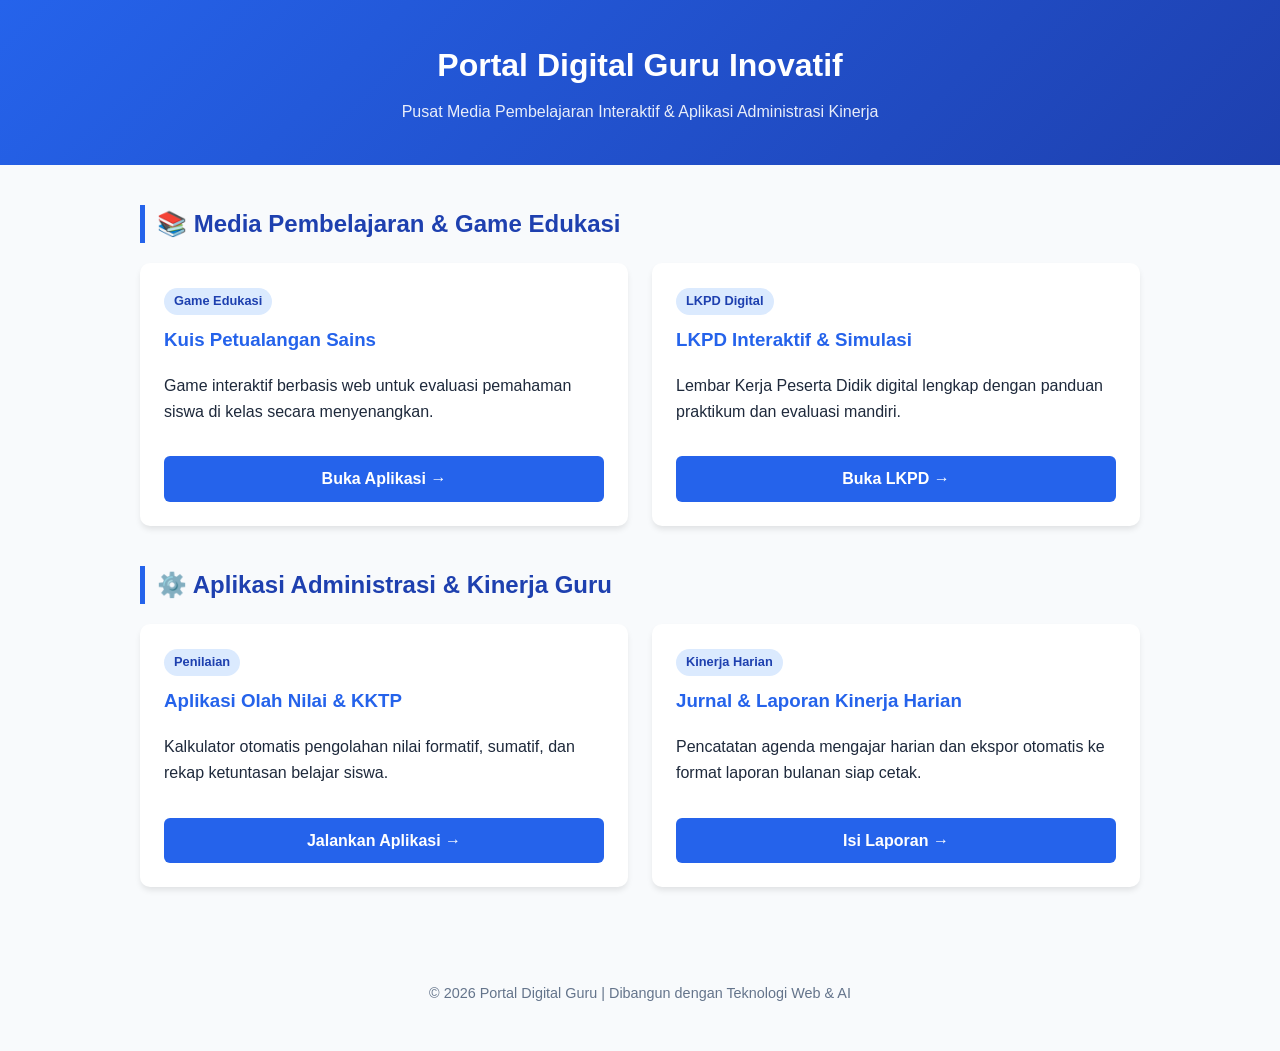
<file: index.html>
<!DOCTYPE html>
<html lang="id">
<head> <link rel="stylesheet" href="style.css">
    <meta charset="UTF-8">
    <meta name="viewport" content="width=device-width, initial-scale=1.0">
    <title>Portal Digital Guru - Media Pembelajaran & Administrasi</title>
    <style>
        :root {
            --primary: #2563eb;
            --secondary: #1e40af;
            --bg: #f8fafc;
            --card-bg: #ffffff;
            --text: #1e293b;
        }
        body {
            font-family: 'Segoe UI', Tahoma, Geneva, Verdana, sans-serif;
            background-color: var(--bg);
            color: var(--text);
            margin: 0;
            padding: 0;
            line-height: 1.6;
        }
        header {
            background: linear-gradient(135deg, var(--primary), var(--secondary));
            color: white;
            padding: 2.5rem 1rem;
            text-align: center;
        }
        header h1 { margin: 0; font-size: 2rem; }
        header p { margin: 0.5rem 0 0; opacity: 0.9; }
        
        .container {
            max-width: 1000px;
            margin: 2rem auto;
            padding: 0 1rem;
        }
        .section-title {
            border-left: 5px solid var(--primary);
            padding-left: 12px;
            margin-top: 2.5rem;
            color: var(--secondary);
        }
        .grid {
            display: grid;
            grid-template-columns: repeat(auto-fit, minmax(280px, 1fr));
            gap: 1.5rem;
            margin-top: 1rem;
        }
        .card {
            background: var(--card-bg);
            border-radius: 10px;
            padding: 1.5rem;
            box-shadow: 0 4px 6px -1px rgba(0,0,0,0.1);
            transition: transform 0.2s;
            display: flex;
            flex-direction: column;
            justify-content: space-between;
        }
        .card:hover { transform: translateY(-5px); }
        .card h3 { margin-top: 0; color: var(--primary); }
        .badge {
            display: inline-block;
            background: #dbeafe;
            color: var(--secondary);
            padding: 3px 10px;
            border-radius: 20px;
            font-size: 0.8rem;
            font-weight: bold;
            margin-bottom: 10px;
            width: fit-content;
        }
        .btn {
            display: inline-block;
            background: var(--primary);
            color: white;
            text-decoration: none;
            padding: 10px 15px;
            border-radius: 6px;
            text-align: center;
            font-weight: bold;
            margin-top: 1rem;
        }
        .btn:hover { background: var(--secondary); }
        footer {
            text-align: center;
            padding: 2rem;
            margin-top: 3rem;
            color: #64748b;
            font-size: 0.9rem;
        }
    </style>
</head>
<body>

<header>
    <h1>Portal Digital Guru Inovatif</h1>
    <p>Pusat Media Pembelajaran Interaktif & Aplikasi Administrasi Kinerja</p>
</header>

<div class="container">
    <!-- Bagian 1: Media Pembelajaran -->
    <h2 class="section-title">📚 Media Pembelajaran & Game Edukasi</h2>
    <div class="grid">
        <div class="card">
            <div>
                <span class="badge">Game Edukasi</span>
                <h3>Kuis Petualangan Sains</h3>
                <p>Game interaktif berbasis web untuk evaluasi pemahaman siswa di kelas secara menyenangkan.</p>
            </div>
            <a href="pembelajaran/petualangan_sistem_pencernaan_game_edukasi_ipa.html" class="btn">Buka Aplikasi →</a>
        </div>

        <div class="card">
            <div>
                <span class="badge">LKPD Digital</span>
                <h3>LKPD Interaktif & Simulasi</h3>
                <p>Lembar Kerja Peserta Didik digital lengkap dengan panduan praktikum dan evaluasi mandiri.</p>
            </div>
            <a href="pembelajaran/lkpd-digital.html" class="btn">Buka LKPD →</a>
        </div>
    </div>

    <!-- Bagian 2: Aplikasi Administrasi Guru -->
    <h2 class="section-title">⚙️ Aplikasi Administrasi & Kinerja Guru</h2>
    <div class="grid">
        <div class="card">
            <div>
                <span class="badge">Penilaian</span>
                <h3>Aplikasi Olah Nilai & KKTP</h3>
                <p>Kalkulator otomatis pengolahan nilai formatif, sumatif, dan rekap ketuntasan belajar siswa.</p>
            </div>
            <a href="administrasi/olah-nilai.html" class="btn">Jalankan Aplikasi →</a>
        </div>

        <div class="card">
            <div>
                <span class="badge">Kinerja Harian</span>
                <h3>Jurnal & Laporan Kinerja Harian</h3>
                <p>Pencatatan agenda mengajar harian dan ekspor otomatis ke format laporan bulanan siap cetak.</p>
            </div>
            <a href="administrasi/laporan-kinerja.html" class="btn">Isi Laporan →</a>
        </div>
    </div>
</div>

<footer>
    <p>© 2026 Portal Digital Guru | Dibangun dengan Teknologi Web & AI</p>
</footer>

</body>
</html>
</file>
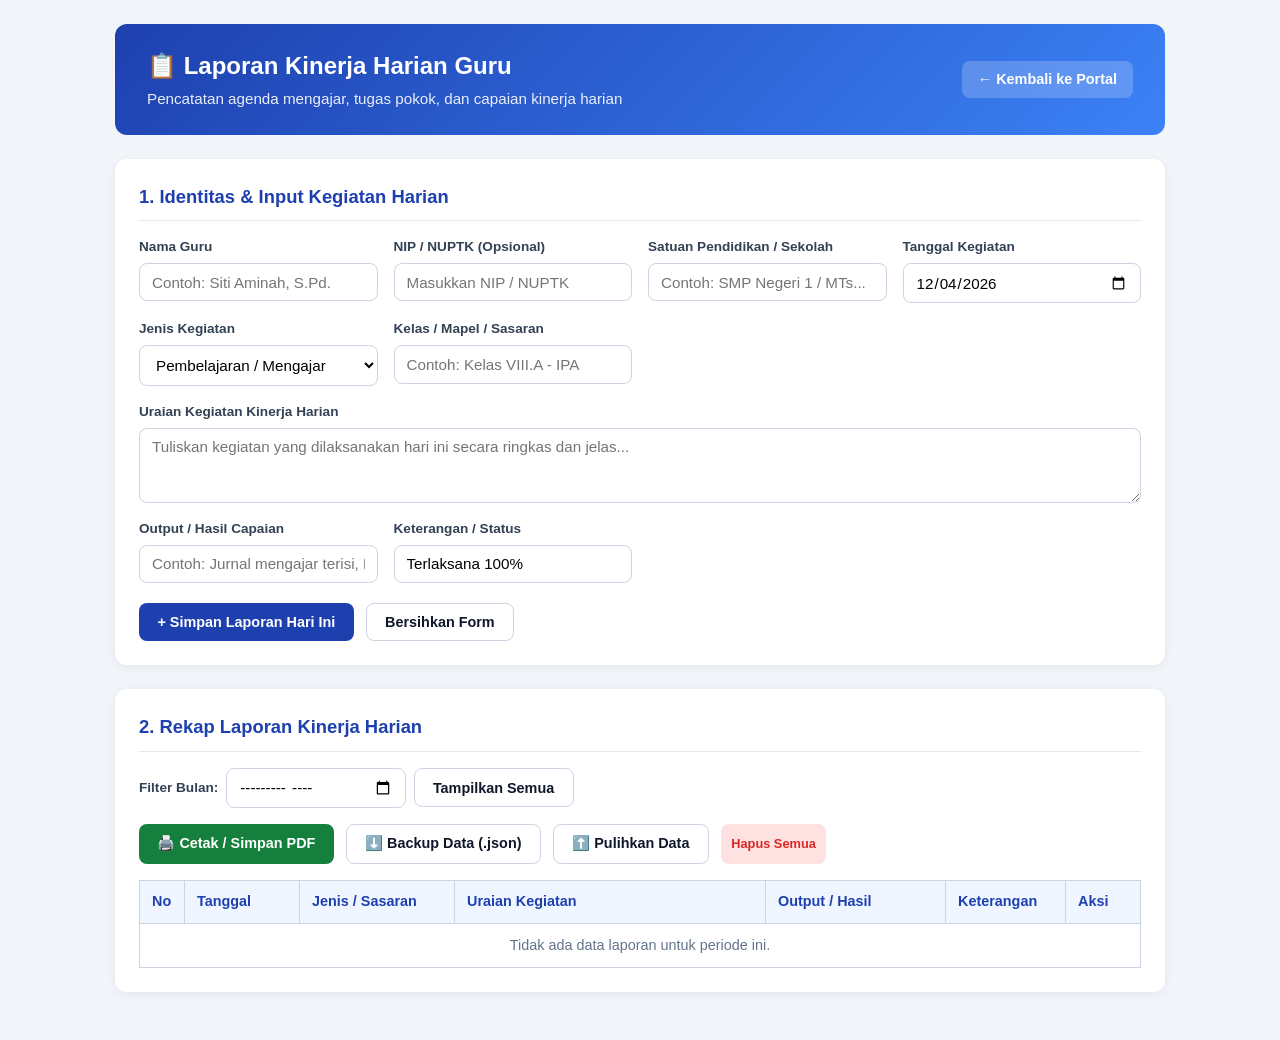
<file: administrasi/laporan-kinerja.html.html>
<!DOCTYPE html>
<html lang="id">
<head>
    <meta charset="UTF-8">
    <meta name="viewport" content="width=device-width, initial-scale=1.0">
    <title>Aplikasi Laporan Kinerja Harian Guru</title>
    <style>
        :root {
            --primary: #1e40af;
            --primary-light: #3b82f6;
            --bg: #f1f5f9;
            --card: #ffffff;
            --text: #0f172a;
            --muted: #64748b;
            --border: #cbd5e1;
            --danger: #dc2626;
            --success: #15803d;
        }
        * { box-sizing: border-box; }
        body {
            font-family: 'Segoe UI', Tahoma, Geneva, Verdana, sans-serif;
            background: var(--bg);
            color: var(--text);
            margin: 0;
            padding: 1.5rem;
            line-height: 1.5;
        }
        .container {
            max-width: 1050px;
            margin: 0 auto;
        }
        .header-card {
            background: linear-gradient(135deg, var(--primary), var(--primary-light));
            color: white;
            padding: 1.5rem 2rem;
            border-radius: 12px;
            margin-bottom: 1.5rem;
            display: flex;
            flex-wrap: wrap;
            justify-content: space-between;
            align-items: center;
            gap: 1rem;
        }
        .header-card h1 { margin: 0; font-size: 1.5rem; }
        .header-card p { margin: 0.25rem 0 0; opacity: 0.9; font-size: 0.95rem; }
        .back-link {
            color: white;
            text-decoration: none;
            background: rgba(255,255,255,0.2);
            padding: 0.5rem 1rem;
            border-radius: 8px;
            font-size: 0.9rem;
            font-weight: 600;
        }
        .back-link:hover { background: rgba(255,255,255,0.3); }

        .card {
            background: var(--card);
            border-radius: 12px;
            padding: 1.5rem;
            box-shadow: 0 2px 8px rgba(0,0,0,0.06);
            margin-bottom: 1.5rem;
        }
        .card h2 {
            margin-top: 0;
            font-size: 1.15rem;
            color: var(--primary);
            border-bottom: 1px solid #e2e8f0;
            padding-bottom: 0.6rem;
            margin-bottom: 1rem;
        }
        .form-grid {
            display: grid;
            grid-template-columns: repeat(auto-fit, minmax(220px, 1fr));
            gap: 1rem;
        }
        .form-group { display: flex; flex-direction: column; }
        .form-group.full { grid-column: 1 / -1; }
        label {
            font-size: 0.85rem;
            font-weight: 600;
            margin-bottom: 0.35rem;
            color: #334155;
        }
        input, select, textarea {
            padding: 0.6rem 0.75rem;
            border: 1px solid var(--border);
            border-radius: 8px;
            font-family: inherit;
            font-size: 0.95rem;
            background: #fff;
        }
        input:focus, select:focus, textarea:focus {
            outline: none;
            border-color: var(--primary-light);
            box-shadow: 0 0 0 3px rgba(59,130,246,0.15);
        }
        textarea { min-height: 75px; resize: vertical; }

        .actions {
            display: flex;
            flex-wrap: wrap;
            gap: 0.75rem;
            margin-top: 1.25rem;
        }
        button {
            border: none;
            padding: 0.65rem 1.15rem;
            border-radius: 8px;
            font-weight: 600;
            font-size: 0.9rem;
            cursor: pointer;
            transition: opacity 0.15s, transform 0.1s;
        }
        button:hover { opacity: 0.92; }
        button:active { transform: scale(0.99); }
        .btn-primary { background: var(--primary); color: white; }
        .btn-success { background: var(--success); color: white; }
        .btn-outline {
            background: white;
            color: var(--text);
            border: 1px solid var(--border);
        }
        .btn-danger {
            background: #fee2e2;
            color: var(--danger);
            padding: 0.35rem 0.65rem;
            font-size: 0.8rem;
        }

        .toolbar {
            display: flex;
            flex-wrap: wrap;
            justify-content: space-between;
            align-items: center;
            gap: 1rem;
            margin-bottom: 1rem;
        }
        .table-wrap { overflow-x: auto; }
        table {
            width: 100%;
            border-collapse: collapse;
            font-size: 0.9rem;
        }
        th, td {
            border: 1px solid #cbd5e1;
            padding: 0.65rem 0.75rem;
            text-align: left;
            vertical-align: top;
        }
        th {
            background: #eff6ff;
            color: var(--primary);
            font-weight: 700;
        }
        tbody tr:nth-child(even) { background: #f8fafc; }

        .ttd-section {
            display: none;
            margin-top: 2.5rem;
            justify-content: space-between;
            gap: 2rem;
            font-size: 0.9rem;
        }
        .ttd-box { width: 45%; text-align: center; }
        .ttd-space { height: 65px; }

        @media print {
            body { background: white; padding: 0; font-size: 11pt; }
            .back-link, .form-card, .toolbar .no-print, .col-aksi { display: none !important; }
            .header-card { background: white; color: black; padding: 0 0 0.75rem 0; border-bottom: 2px solid #000; border-radius: 0; }
            .card { box-shadow: none; padding: 0.5rem 0; margin-bottom: 0.5rem; }
            .card h2 { color: black; border-bottom: 1px solid #000; }
            th { background: #e2e8f0 !important; color: black !important; -webkit-print-color-adjust: exact; print-color-adjust: exact; }
            .ttd-section { display: flex; }
        }
    </style>
</head>
<body>
<div class="container">
    <div class="header-card">
        <div>
            <h1>📋 Laporan Kinerja Harian Guru</h1>
            <p>Pencatatan agenda mengajar, tugas pokok, dan capaian kinerja harian</p>
        </div>
        <a href="../index.html" class="back-link">← Kembali ke Portal</a>
    </div>

    <!-- Form Identitas & Input Kinerja -->
    <div class="card form-card">
        <h2>1. Identitas & Input Kegiatan Harian</h2>
        <form id="kinerjaForm">
            <div class="form-grid">
                <div class="form-group">
                    <label for="namaGuru">Nama Guru</label>
                    <input type="text" id="namaGuru" placeholder="Contoh: Siti Aminah, S.Pd." required>
                </div>
                <div class="form-group">
                    <label for="nipGuru">NIP / NUPTK (Opsional)</label>
                    <input type="text" id="nipGuru" placeholder="Masukkan NIP / NUPTK">
                </div>
                <div class="form-group">
                    <label for="unitKerja">Satuan Pendidikan / Sekolah</label>
                    <input type="text" id="unitKerja" placeholder="Contoh: SMP Negeri 1 / MTs...">
                </div>
                <div class="form-group">
                    <label for="tanggal">Tanggal Kegiatan</label>
                    <input type="date" id="tanggal" required>
                </div>
                <div class="form-group">
                    <label for="kategori">Jenis Kegiatan</label>
                    <select id="kategori">
                        <option value="Pembelajaran / Mengajar">Pembelajaran / Mengajar</option>
                        <option value="Perangkat & Asesmen">Perangkat & Asesmen</option>
                        <option value="Bimbingan / Wali Kelas">Bimbingan / Wali Kelas</option>
                        <option value="Tugas Tambahan / Kepanitiaan">Tugas Tambahan / Kepanitiaan</option>
                        <option value="Pengembangan Diri">Pengembangan Diri</option>
                    </select>
                </div>
                <div class="form-group">
                    <label for="kelasMapel">Kelas / Mapel / Sasaran</label>
                    <input type="text" id="kelasMapel" placeholder="Contoh: Kelas VIII.A - IPA">
                </div>
                <div class="form-group full">
                    <label for="uraian">Uraian Kegiatan Kinerja Harian</label>
                    <textarea id="uraian" placeholder="Tuliskan kegiatan yang dilaksanakan hari ini secara ringkas dan jelas..." required></textarea>
                </div>
                <div class="form-group">
                    <label for="hasil">Output / Hasil Capaian</label>
                    <input type="text" id="hasil" placeholder="Contoh: Jurnal mengajar terisi, LKPD selesai dikerjakan">
                </div>
                <div class="form-group">
                    <label for="keterangan">Keterangan / Status</label>
                    <input type="text" id="keterangan" value="Terlaksana 100%">
                </div>
            </div>

            <div class="actions">
                <button type="submit" class="btn-primary">+ Simpan Laporan Hari Ini</button>
                <button type="button" id="btnResetForm" class="btn-outline">Bersihkan Form</button>
            </div>
        </form>
    </div>

    <!-- Tabel Rekap Laporan -->
    <div class="card">
        <h2>2. Rekap Laporan Kinerja Harian</h2>
        <div class="toolbar">
            <div style="display:flex; align-items:center; gap:0.5rem; flex-wrap:wrap;">
                <label for="filterBulan" style="margin:0;">Filter Bulan:</label>
                <input type="month" id="filterBulan">
                <button type="button" id="btnSemuaBulan" class="btn-outline no-print">Tampilkan Semua</button>
            </div>
            <div class="actions no-print" style="margin-top:0;">
                <button type="button" onclick="window.print()" class="btn-success">🖨️ Cetak / Simpan PDF</button>
                <button type="button" id="btnExport" class="btn-outline">⬇️ Backup Data (.json)</button>
                <button type="button" id="btnImportTrigger" class="btn-outline">⬆️ Pulihkan Data</button>
                <input type="file" id="importFile" accept=".json" style="display:none;">
                <button type="button" id="btnHapusSemua" class="btn-danger">Hapus Semua</button>
            </div>
        </div>

        <div class="table-wrap">
            <table>
                <thead>
                    <tr>
                        <th style="width:45px;">No</th>
                        <th style="width:115px;">Tanggal</th>
                        <th style="width:155px;">Jenis / Sasaran</th>
                        <th>Uraian Kegiatan</th>
                        <th style="width:180px;">Output / Hasil</th>
                        <th style="width:120px;">Keterangan</th>
                        <th class="col-aksi" style="width:75px;">Aksi</th>
                    </tr>
                </thead>
                <tbody id="tabelBody">
                    <tr>
                        <td colspan="7" style="text-align:center; color:#64748b;">Belum ada data laporan kinerja. Silakan isi form di atas.</td>
                    </tr>
                </tbody>
            </table>
        </div>

        <div class="ttd-section">
            <div class="ttd-box">
                <p>Mengetahui,<br>Kepala Madrasah / Sekolah</p>
                <div class="ttd-space"></div>
                <p><strong id="ttdKepsek">(........................................)</strong><br>NIP. .................................</p>
            </div>
            <div class="ttd-box">
                <p>Guru Mata Pelajaran</p>
                <div class="ttd-space"></div>
                <p><strong id="ttdGuru">........................................</strong><br><span id="ttdNip">NIP. .................................</span></p>
            </div>
        </div>
    </div>
</div>

<script>
    const STORAGE_KEY = 'lkh_guru_data_v1';
    const PROFIL_KEY = 'lkh_guru_profil_v1';

    const form = document.getElementById('kinerjaForm');
    const tabelBody = document.getElementById('tabelBody');
    const filterBulan = document.getElementById('filterBulan');
    const tanggalInput = document.getElementById('tanggal');

    tanggalInput.valueAsDate = new Date();

    function ambilData() {
        try {
            return JSON.parse(localStorage.getItem(STORAGE_KEY)) || [];
        } catch {
            return [];
        }
    }

    function simpanData(data) {
        localStorage.setItem(STORAGE_KEY, JSON.stringify(data));
    }

    function muatProfil() {
        try {
            const profil = JSON.parse(localStorage.getItem(PROFIL_KEY));
            if (profil) {
                if (profil.namaGuru) document.getElementById('namaGuru').value = profil.namaGuru;
                if (profil.nipGuru) document.getElementById('nipGuru').value = profil.nipGuru;
                if (profil.unitKerja) document.getElementById('unitKerja').value = profil.unitKerja;
            }
        } catch {}
    }

    function simpanProfil() {
        const profil = {
            namaGuru: document.getElementById('namaGuru').value.trim(),
            nipGuru: document.getElementById('nipGuru').value.trim(),
            unitKerja: document.getElementById('unitKerja').value.trim()
        };
        localStorage.setItem(PROFIL_KEY, JSON.stringify(profil));
        perbaruiTtd(profil);
    }

    function perbaruiTtd(profil = {}) {
        const nama = profil.namaGuru || document.getElementById('namaGuru').value.trim();
        const nip = profil.nipGuru || document.getElementById('nipGuru').value.trim();
        document.getElementById('ttdGuru').textContent = nama || '........................................';
        document.getElementById('ttdNip').textContent = nip ? `NIP. ${nip}` : 'NIP. .................................';
    }

    function formatTanggalIndo(tglStr) {
        if (!tglStr) return '-';
        const [y, m, d] = tglStr.split('-');
        const bulan = ['Jan', 'Feb', 'Mar', 'Apr', 'Mei', 'Jun', 'Jul', 'Agt', 'Sep', 'Okt', 'Nov', 'Des'];
        return `${parseInt(d, 10)} ${bulan[parseInt(m, 10) - 1] || m} ${y}`;
    }

    function renderTabel() {
        const semua = ambilData().sort((a, b) => a.tanggal.localeCompare(b.tanggal));
        const bulanDipilih = filterBulan.value;
        const dataTampil = bulanDipilih
            ? semua.filter(item => item.tanggal.startsWith(bulanDipilih))
            : semua;

        perbaruiTtd();

        if (dataTampil.length === 0) {
            tabelBody.innerHTML = `<tr><td colspan="7" style="text-align:center; color:#64748b;">Tidak ada data laporan untuk periode ini.</td></tr>`;
            return;
        }

        tabelBody.innerHTML = dataTampil.map((item, idx) => `
            <tr>
                <td>${idx + 1}</td>
                <td>${formatTanggalIndo(item.tanggal)}</td>
                <td><strong>${escapeHtml(item.kategori)}</strong><br><small style="color:#475569;">${escapeHtml(item.kelasMapel || '-')}</small></td>
                <td>${escapeHtml(item.uraian)}</td>
                <td>${escapeHtml(item.hasil || '-')}</td>
                <td>${escapeHtml(item.keterangan || '-')}</td>
                <td class="col-aksi"><button type="button" class="btn-danger" onclick="hapusItem('${item.id}')">Hapus</button></td>
            </tr>
        `).join('');
    }

    function escapeHtml(text) {
        const div = document.createElement('div');
        div.textContent = text;
        return div.innerHTML;
    }

    window.hapusItem = function(id) {
        if (!confirm('Hapus catatan kinerja ini?')) return;
        const baru = ambilData().filter(item => item.id !== id);
        simpanData(baru);
        renderTabel();
    };

    form.addEventListener('submit', function(e) {
        e.preventDefault();
        simpanProfil();

        const itemBaru = {
            id: Date.now().toString(),
            tanggal: document.getElementById('tanggal').value,
            kategori: document.getElementById('kategori').value,
            kelasMapel: document.getElementById('kelasMapel').value.trim(),
            uraian: document.getElementById('uraian').value.trim(),
            hasil: document.getElementById('hasil').value.trim(),
            keterangan: document.getElementById('keterangan').value.trim()
        };

        const data = ambilData();
        data.push(itemBaru);
        simpanData(data);

        document.getElementById('uraian').value = '';
        document.getElementById('hasil').value = '';
        renderTabel();
    });

    document.getElementById('btnResetForm').addEventListener('click', () => {
        document.getElementById('uraian').value = '';
        document.getElementById('hasil').value = '';
        document.getElementById('kelasMapel').value = '';
    });

    filterBulan.addEventListener('change', renderTabel);

    document.getElementById('btnSemuaBulan').addEventListener('click', () => {
        filterBulan.value = '';
        renderTabel();
    });

    document.getElementById('btnHapusSemua').addEventListener('click', () => {
        if (!confirm('Yakin ingin menghapus seluruh data laporan kinerja?')) return;
        localStorage.removeItem(STORAGE_KEY);
        renderTabel();
    });

    document.getElementById('btnExport').addEventListener('click', () => {
        const payload = {
            profil: JSON.parse(localStorage.getItem(PROFIL_KEY) || '{}'),
            laporan: ambilData()
        };
        const blob = new Blob([JSON.stringify(payload, null, 2)], { type: 'application/json' });
        const url = URL.createObjectURL(blob);
        const a = document.createElement('a');
        a.href = url;
        a.download = `backup-kinerja-guru-${new Date().toISOString().slice(0,10)}.json`;
        a.click();
        URL.revokeObjectURL(url);
    });

    const importFile = document.getElementById('importFile');
    document.getElementById('btnImportTrigger').addEventListener('click', () => importFile.click());
    importFile.addEventListener('change', function(e) {
        const file = e.target.files[0];
        if (!file) return;
        const reader = new FileReader();
        reader.onload = function(ev) {
            try {
                const parsed = JSON.parse(ev.target.result);
                if (Array.isArray(parsed.laporan)) {
                    simpanData(parsed.laporan);
                }
                if (parsed.profil) {
                    localStorage.setItem(PROFIL_KEY, JSON.stringify(parsed.profil));
                    muatProfil();
                }
                renderTabel();
                alert('Data berhasil dipulihkan!');
            } catch {
                alert('File backup tidak valid.');
            }
        };
        reader.readAsText(file);
        importFile.value = '';
    });

    ['namaGuru', 'nipGuru'].forEach(id => {
        document.getElementById(id).addEventListener('input', () => perbaruiTtd());
    });

    muatProfil();
    renderTabel();
</script>
</body>
</html>
</file>
<file: style.css>
:root {
    --primary: #2563eb;
    --secondary: #1e40af;
    --bg: #f8fafc;
    --card-bg: #ffffff;
    --text: #1e293b;
}

body {
    font-family: 'Segoe UI', Tahoma, Geneva, Verdana, sans-serif;
    background-color: var(--bg);
    color: var(--text);
    margin: 0;
    padding: 0;
    line-height: 1.6;
}

header {
    background: linear-gradient(135deg, var(--primary), var(--secondary));
    color: white;
    padding: 2.5rem 1rem;
    text-align: center;
}

header h1 {
    margin: 0;
    font-size: 2rem;
}

header p {
    margin: 0.5rem 0 0;
    opacity: 0.9;
}

.container {
    max-width: 1000px;
    margin: 2rem auto;
    padding: 0 1rem;
}

.section-title {
    border-left: 5px solid var(--primary);
    padding-left: 12px;
    margin-top: 2.5rem;
    color: var(--secondary);
}

.grid {
    display: grid;
    grid-template-columns: repeat(auto-fit, minmax(280px, 1fr));
    gap: 1.5rem;
    margin-top: 1rem;
}

.card {
    background: var(--card-bg);
    border-radius: 10px;
    padding: 1.5rem;
    box-shadow: 0 4px 6px -1px rgba(0, 0, 0, 0.1);
    transition: transform 0.2s;
    display: flex;
    flex-direction: column;
    justify-content: space-between;
}

.card:hover {
    transform: translateY(-5px);
}

.card h3 {
    margin-top: 0;
    color: var(--primary);
}

.badge {
    display: inline-block;
    background: #dbeafe;
    color: var(--secondary);
    padding: 3px 10px;
    border-radius: 20px;
    font-size: 0.8rem;
    font-weight: bold;
    margin-bottom: 10px;
    width: fit-content;
}

.btn {
    display: inline-block;
    background: var(--primary);
    color: white;
    text-decoration: none;
    padding: 10px 15px;
    border-radius: 6px;
    text-align: center;
    font-weight: bold;
    margin-top: 1rem;
}

.btn:hover {
    background: var(--secondary);
}

footer {
    text-align: center;
    padding: 2rem;
    margin-top: 3rem;
    color: #64748b;
    font-size: 0.9rem;
}
</file>
